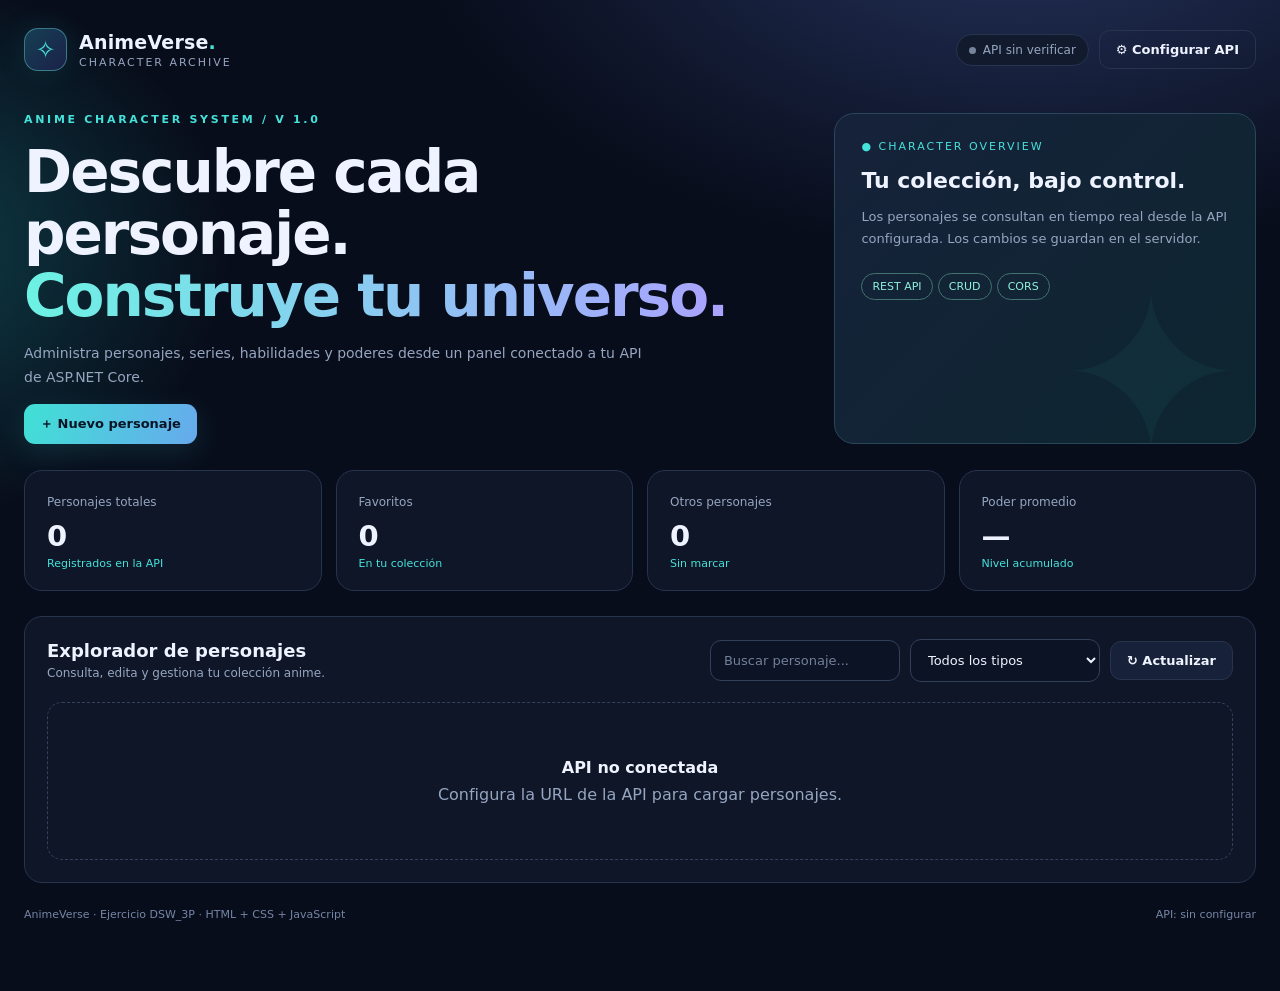
<file: index.html>
<!doctype html>
<html lang="es">
<meta charset="utf-8">
<meta http-equiv="refresh" content="0; url=QuestLog_Frontend.html">
<title>AnimeVerse</title>
<script>location.replace('QuestLog_Frontend.html');</script>
</file>
